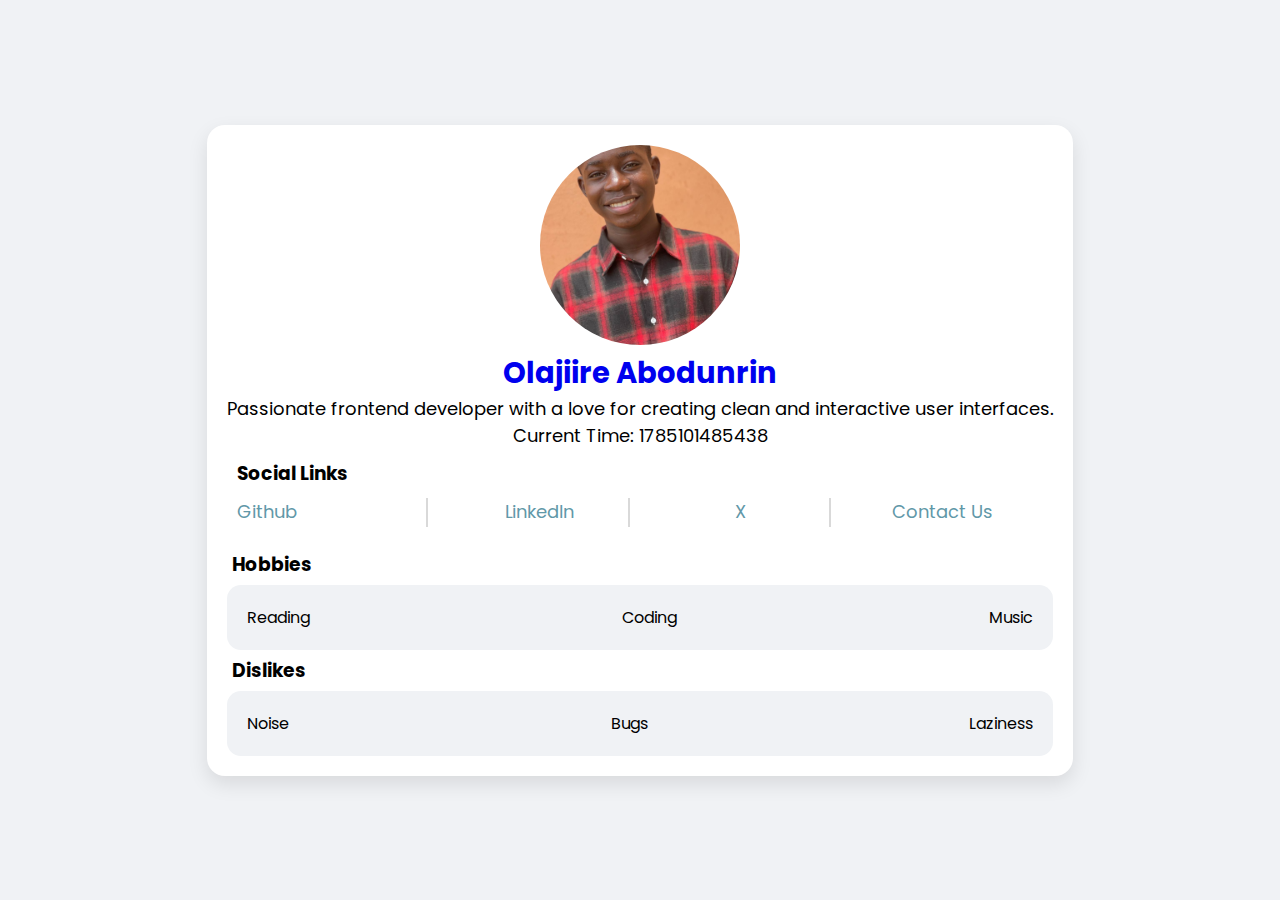
<file: index.html>
<!DOCTYPE html>
<html lang="en">
<head>
    <meta charset="UTF-8">
    <meta name="viewport" content="width=device-width, initial-scale=1.0">
    <title>Profie Card</title>
    <link rel="stylesheet" href="css/style.css">
    <link rel="preconnect" href="https://fonts.googleapis.com">
    <link rel="preconnect" href="https://fonts.gstatic.com" crossorigin>
    <link href="https://fonts.googleapis.com/css2?family=Poppins:ital,wght@0,100;0,200;0,300;0,400;0,500;0,600;0,700;0,800;0,900;1,100;1,200;1,300;1,400;1,500;1,600;1,700;1,800;1,900&display=swap" rel="stylesheet">
</head>
<body>
    <article class="container" data-testid="test-profile-card">
        <figure src="" alt="" data-testid="test-user-avatar"><img src="assets/photo_2024-03-04_22-38-14.jpg" alt=""></figure>
        <a data-testid="test-user-name" href="about.html" class="name-link">Olajiire Abodunrin</a>
        <p data-testid="test-user-bio">Passionate frontend developer with a love for creating clean and interactive user interfaces.</p>
        <p data-testid="test-user-time">Current Time: <span id="time"></span></p>
        <nav data-testid="test-user-social-links">
            <h3>Social Links</h3>
            <ul>
                <li data-testid="test-user-github">
                    <a href="http://github.com/JiggytheDev/">Github</a>
                </li>
                <li data-testid="test-user-linkedin">
                    <a href="www.linkedin.com/in/olajiire-abodunrin-292284269">LinkedIn</a>
                </li>
                <li data-testid="test-user-twitter">
                    <a href="https://x.com/jiggycodes">X</a>
                </li>
                <li data-testid="test-user-contact">
                    <a href="contact.html">Contact Us</a>
                </li>
            </ul>
        </nav>

        <section data-testid="test-user-hobbies" class="hobbies">
            <h3>Hobbies</h3>
            <ul>
                <li data-testid="test-user-hobbies">Reading</li>
                <li data-testid="test-user-hobbies">Coding</li>
                <li data-testid="test-user-hobbies">Music</li>
            </ul>

           <h3>Dislikes</h3> 
            <ul> 
                <li data-testid="test-user-dislikes">Noise</li>
                <li data-testid="test-user-dislikes">Bugs</li>
                <li data-testid="test-user-dislikes">Laziness</li>
            </ul>
        </section>
    </article>
    <script>
        document.getElementById("time").textContent = Date.now();
    </script>
</body>

</html>
</file>
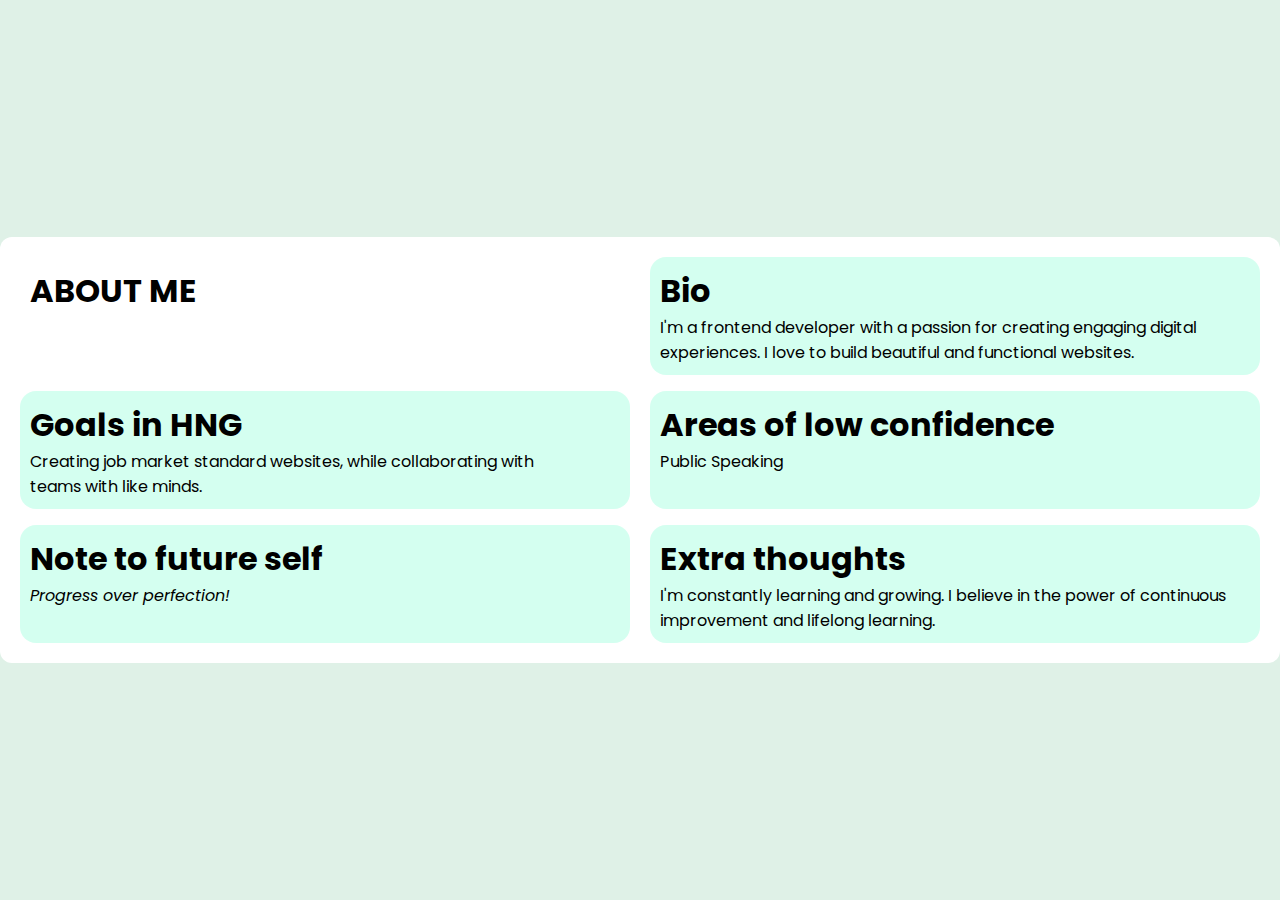
<file: about.html>
<!DOCTYPE html>
<html lang="en">
<head>
    <meta charset="UTF-8">
    <meta name="viewport" content="width=device-width, initial-scale=1.0">
    <title>About Me</title>
    <link rel="stylesheet" href="css/about.css">
    <link rel="preconnect" href="https://fonts.googleapis.com">
    <link rel="preconnect" href="https://fonts.gstatic.com" crossorigin>
    <link href="https://fonts.googleapis.com/css2?family=Poppins:ital,wght@0,100;0,200;0,300;0,400;0,500;0,600;0,700;0,800;0,900;1,100;1,200;1,300;1,400;1,500;1,600;1,700;1,800;1,900&display=swap" rel="stylesheet">
</head>
<body>
    <main data-testid="test-about-page" class="container">
        <section data-testid="test-about-bio" class="bio-section">
            <div class="about-me">
                <h1>About Me</h1>
            </div>
            <div class="bio">
               <h1>Bio</h1>
               <p>I'm a frontend developer with a passion for creating engaging digital experiences. I love to build beautiful and functional websites.</p>
            </div>
            
        </section>
        <section class="another">
            <section data-testid="test-about-goals" class="goal-section">
                <h1>Goals in HNG</h1>
                <p>Creating job market standard websites, while collaborating with teams with like minds.</p>
            </section>
            <section data-testid="test-about-confidence" class="confidence">
                <h1>Areas of low confidence</h1>
                <p>Public Speaking</p>
            </section>
        </section>
        
        <section class="another">
            <section data-testid="test-about-future-note" class="future">
                <h1>Note to future self</h1>
                <i>Progress over perfection!</i>
            </section>
            <section data-testid="test-about-extra" class="extra">
                <h1>Extra thoughts</h1>
                <p>I'm constantly learning and growing. I believe in the power of continuous improvement and lifelong learning.</p>
            </section>
        </section>
        
    </main>

</body>
</html>
</file>
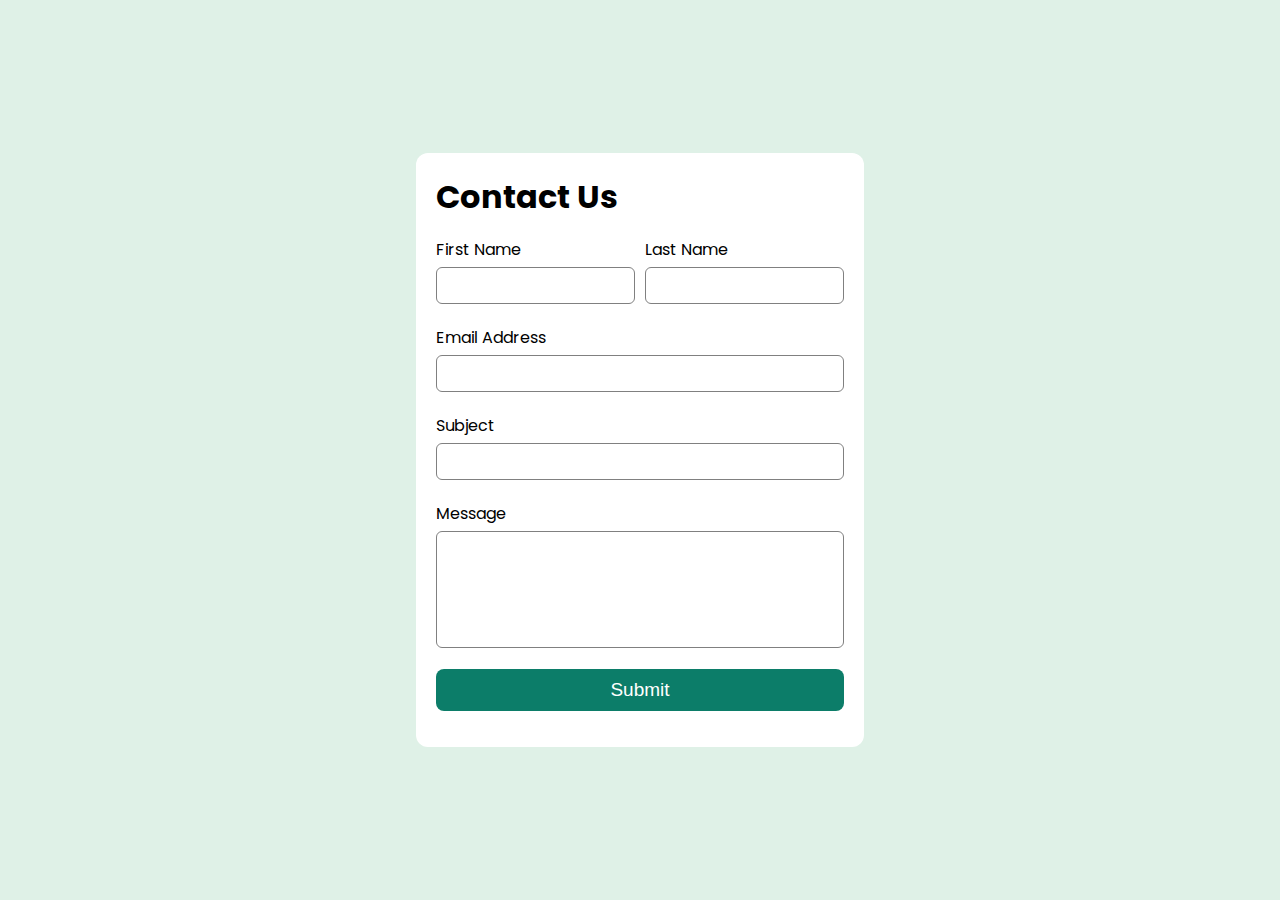
<file: contact.html>
<!DOCTYPE html>
<html lang="en">
<head>
    <meta charset="UTF-8">
    <meta name="viewport" content="width=device-width, initial-scale=1.0">
    <title>Contact Us</title>
    <link rel="stylesheet" href="css/contact.css">
    <link rel="preconnect" href="https://fonts.googleapis.com">
    <link rel="preconnect" href="https://fonts.gstatic.com" crossorigin>
    <link href="https://fonts.googleapis.com/css2?family=Poppins:ital,wght@0,100;0,200;0,300;0,400;0,500;0,600;0,700;0,800;0,900;1,100;1,200;1,300;1,400;1,500;1,600;1,700;1,800;1,900&display=swap" rel="stylesheet">
</head>
<body>
    <section data-testid="test-contact-page" class="container">
        <h1>Contact Us</h1>
        <section class="clientName" data-testid="test-contact-name">
            <form id="firstName" data-testid="test-user-firstname">
                <label for="userFirstName">First Name</label>
                <input type="text" id="userFirstName" autocomplete="off">
                <p class="firstnameerror"></p>
            </form>
            <form id="lastName" data-testid="test-user-lastname">
                <label for="userLastName">Last Name</label>
                <input type="text" id="userLastName" autocomplete="off">
                <p class="lastnameerror"></p>
            </form>
        </section>
        <section class="clientEmail" data-testid="test-contact-email">
            <form id="email">
                <label for="userEmail">Email Address</label>
                <input type="text" id="userEmail" autocomplete="off">
                <p class="emailerror"></p>
            </form>
        </section>
        <section class="clientSubject" data-testid="test-contact-subject">
            <form id="subject">
                <label for="userSubject">Subject</label>
                <input type="text" id="userSubject" autocomplete="off">
                <p class="subjecterror"></p>
            </form>
        </section>
        <section class="clientMessage" data-testid="test-contact-message">
            <form id="message">
                <label for="userMessage">Message</label>
                <input type="text" autocomplete="off" id="userMessage">
                <p class="messageerror"></p>
            </form>
        </section>
        <button id="submitData" data-testid="test-contact-submit">Submit</button>
        <p class="fill"></p>
    </section>

    <div class="success" id="success">
        <div class="sent">
            <img src="assets/icon-success-check.svg" alt="checked">
            <h3>Message Sent!</h3>
        </div>
        <p>Thanks for completing the form. We'll be in touch soon!</p>
    </div>

    <script src="js/script.js"></script>
</body>
</html>
</file>
<file: css/style.css>
* {
    margin: 0;
    padding: 0;
    box-sizing: border-box;
    text-decoration: none;
}

body {
    display: flex;
    flex-flow: column nowrap;
    align-items: center;
    justify-content: center;
    height: 100vh;
    width: 100%;
    background: #f0f2f5;
    padding: 10px;
    font-family: "Poppins", sans-serif;
}

.container {
    display: flex;
    align-items: center;
    flex-flow: column nowrap;
    border-radius: 18px;
    padding: 20px;
    box-shadow: 0 8px 20px rgba(0, 0, 0, 0.1);
    background: #fff;
    margin: 15px;
}

img {
    height: 200px;
    width: 200px;
    border-radius: 50%;
    object-fit: cover;
}

.name-link {
    font-size: 29px;
    font-weight: bold;
    text-align: center;
    animation: pop-up 8.9s infinite;
}

.name-link:hover {
    text-decoration: underline;
}

@keyframes pop-up {
    0% {
        opacity: 0;
        transform: scale(0.3);
    }
    
    50% {
        opacity: 1;
        transform: scale(1.05);
    }

    70% {
        transform: scale(0.9);
    }

    100% {
        transform: scale(1);
    }
}

p {
    text-align: center;
    font-size: 18px;
}

nav {
    display: flex;
    flex-direction: column;
    align-items: start;
    justify-content: start;
    padding: 10px;
    width: 100%;
}

nav ul {
    display: flex;
    list-style: none;
    padding-top: 10px;
    padding-bottom: 10px;
    align-items: start;
    justify-content: space-between;
    width: 100%;
}

nav ul li {
    width: 100%;
    position: relative;
    text-align: center;
}

nav ul li a {
    font-size: 18px;
    color: rgb(97, 152, 168);
    width: 100%;
}

a:hover {
    color: rgb(33, 63, 63);
}

nav ul li:nth-child(1) {
    text-align: start;
}

nav ul li::after {
    position: absolute;
    content: "";
    border: 1px solid rgba(128, 128, 128, 0.301);
    height: 100%;
    right: 5%;
}

nav ul li:nth-child(4)::after {
    content: "";
    position: absolute;
    display: none;
}

.hobbies {
    display: flex;
    width: 100%;
    justify-content: start;
    flex-direction: column;
    gap: 1px;
}

.hobbies ul {
    display: flex;
    list-style: none;
    justify-content: space-between;
    align-items: center;
    padding: 20px;
    background-color: #f0f2f5;
    border-radius: 14px;
}

.hobbies h3 {
    padding: 5px;
}
</file>
<file: css/about.css>
* {
    margin: 0;
    padding: 0;
    box-sizing: border-box;
}

body {
    font-family: "Poppins", sans-serif;
    background-color: hsl(148, 38%, 91%);
    height: 100vh;
    width: 100%;
    display: flex;
    flex-flow: column nowrap;
    align-items: center;
    justify-content: center;
}

.container {
    padding: 20px;
    display: flex;
    flex-direction: column;
    gap: 1rem;
    background-color: #fff;
    border-radius: 12px;
}

.bio {
    flex-basis: 50%;
}

.about-me {
    flex-basis: 50%;
    place-content: center;
    background-color: #fff;
    padding: 10px;
    border-radius: 16px;
    display: flex;
    align-items: start;
    justify-content: start;
}

.about-me h1 {
    text-transform: uppercase;
}

.bio-section {
    display: flex;
    justify-content: space-between;
    gap: 20px;
}

.another {
    display: flex;
    align-items: center;
    justify-content: space-between;
    gap: 20px;
}

.goal-section {
    flex-basis: 50%;
}

.goal-section p {
    width: 90%;
}

.confidence {
    flex-basis: 50%;
    height: 100%;
}

.future {
    height: 100%;
    flex-basis: 50%;
}

.extra {
    height: 100%;
    flex-basis: 50%;
}

.goal-section, .confidence, .future, .extra, .bio {
    background-color: rgba(127, 255, 212, 0.336);
    border-radius: 16px;
    padding: 10px;
}

@media(max-width: 767px) {
    .another, .bio-section {
        flex-direction: column;
        width: 100%;
    }

    .goal-section p {
        width: 100%;
    }

    .future {
        width: 100%;
    }

}
</file>
<file: css/contact.css>
* {
    margin: 0;
    padding: 0;
    box-sizing: border-box;
}

body {
    background-color: hsl(148, 38%, 91%);
    height: 100vh;
    width: 100%;
    display: flex;
    flex-flow: column nowrap;
    align-items: center;
    justify-content: center;
    position: relative;
    font-family: "Poppins", sans-serif;
}

form {
    display: flex;
    flex-direction: column;
    gap: 5px;
}

.container {
    padding: 20px;
    display: flex;
    flex-direction: column;
    gap: 1rem;
    background-color: #fff;
    border-radius: 12px;
}

.clientName {
    display: flex;
    gap: 10px;
}

input {
    padding: 10px;
    border-radius: 6px;
    border: 1px solid grey;
}

input:hover {
    border: 1px solid rgba(128, 128, 128, 0.247);
    outline: none;
}

input:focus {
    outline: none;
    border: 1px solid rgba(128, 128, 128, 0.692);
}

button {
    padding: 10px;
    border-radius: 8px;
    background: hsl(169, 82%, 27%);
    border: none;
    color: #fff;
    font-size: 19px;
    cursor: pointer;
}

button:hover {
    background-color: hsla(169, 82%, 27%, 0.774);
}

#userMessage {
    height: 13vh;
}

.success {
    display: block;
    position: fixed;
    top: 20px;
    right: -300px;
    margin: 15px;
    padding: 15px;
    border-radius: 6px;
    background-color: hsl(187, 24%, 22%);
    box-shadow: 0 4px 10px rgba(0, 0, 0, 0.2);
    transition: right 0.6s ease-in-out;
    color: #fff;
    z-index: 1000;
    display: flex;
    flex-direction: column;
    gap: 10px;
    align-items: start;
    justify-content: center;
    display: none;
}

.show {
    display: block;
}

.success.show {
    right: 20px;
}

.sent {
    display: flex;
    align-items: center;
    gap: 10px;
}

.success p {
    color: #fff;
}

p {
    color: red;
}

@media(max-width: 767px) {
    .clientName {
        flex-direction: column;
    }
}
</file>
